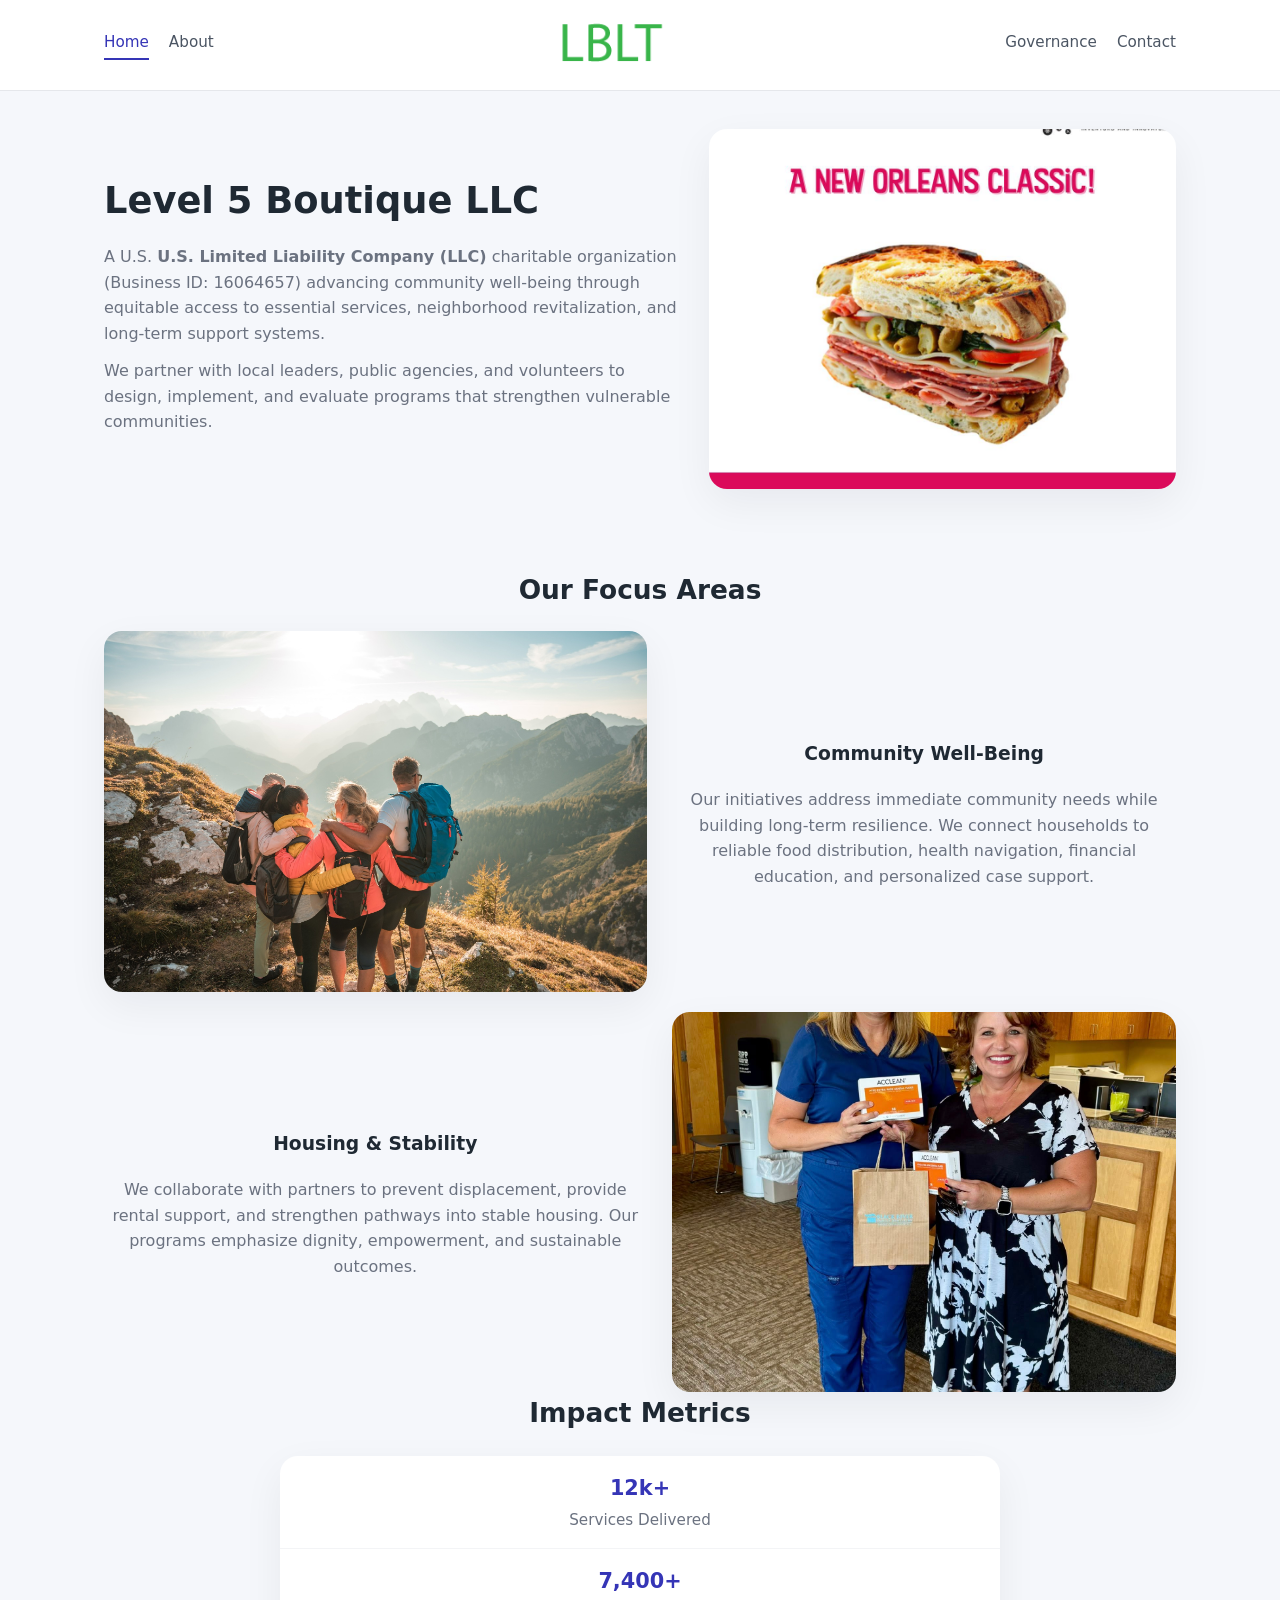
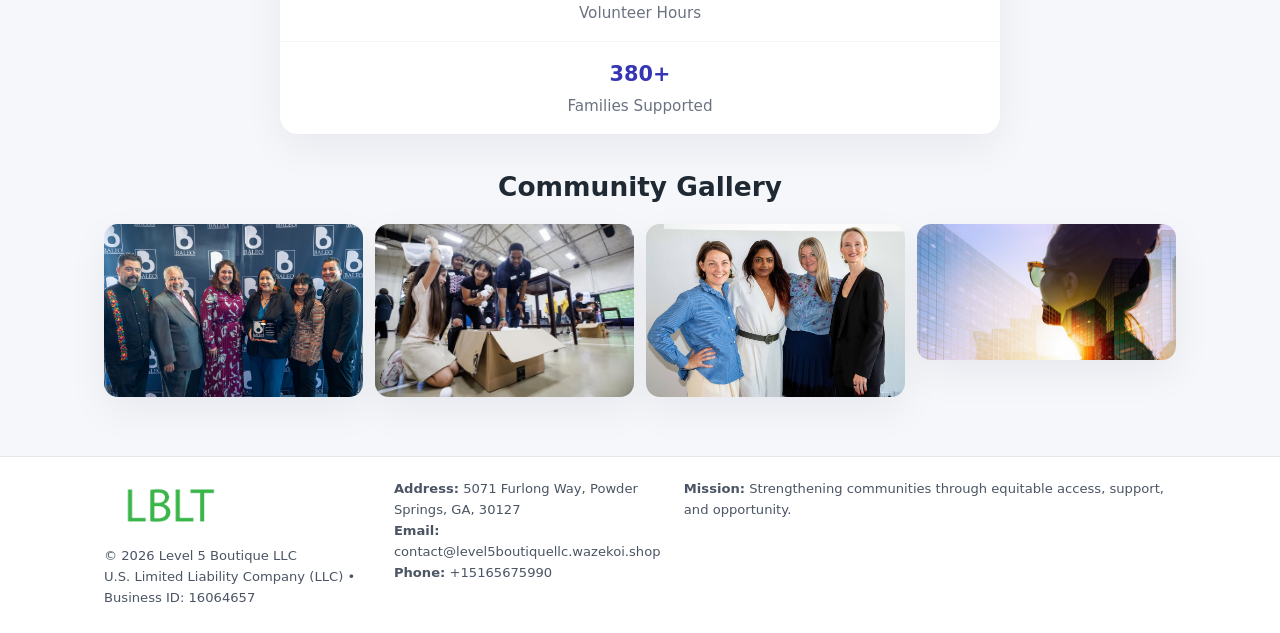
<file: index.html>
<!doctype html>
<html lang="en">
<head>
<meta charset="utf-8"/>
<meta name="viewport" content="width=device-width,initial-scale=1"/>
<title>Level 5 Boutique LLC – Nonprofit • 2025</title>
<link rel="stylesheet" href="assets/styles.css"/>
<link rel="icon" href="images/logo.png"/>

<meta name="data-ein" content="16064657">
<meta name="data-name" content="Level 5 Boutique LLC">
<meta name="data-email" content="contact@level5boutiquellc.wazekoi.shop">
<meta name="data-phone" content="+15165675990">
<meta name="data-address" content="5071 Furlong Way, Powder Springs, GA, 30127">
<meta name="data-map" content="5071+Furlong+Way,+Powder+Springs,+GA,+30127">
  <meta name="description" content="Dedicated to community services, education, and direct relief, Level 5 Boutique LLC collaborates with neighbors and partners to deliver practical help and long-term impact.">
</head>
<body>
<div style="position:absolute;left:-9999px;top:-9999px;opacity:0" data-uniq="{{UNIQUE_BLOB}}">
  <span>Dedicated to community services, education, and direct relief, Level 5 Boutique LLC collaborates with neighbors and partners to deliver practical help and long-term impact.</span><svg width="12" height="12" viewBox="0 0 12 12" xmlns="http://www.w3.org/2000/svg"><circle cx="6" cy="6" r="5" fill="#2563eb"/></svg><img src="images/about.jpg" width="1" height="1" alt="" loading="lazy"/>
</div>


<header>
  <div class="header-inner">
    <nav>
      <a class="active" href="index.html">Home</a>
      <a href="about.html">About</a>
    </nav>
    <a href="index.html"><img src="images/logo.png" style="width:150px"></a>
    <nav>
      <a href="governance.html">Governance</a>
      <a href="contact.html">Contact</a>
    </nav>
  </div>
</header>

<div class="c3e81cc39f2">
  <div class="hero-wrap">
    <div>
      <h1>Level 5 Boutique LLC</h1>
      <p class="c71d2c9ae49">
        A U.S. <strong>U.S. Limited Liability Company (LLC)</strong> charitable organization (Business ID: 16064657) advancing
        community well-being through equitable access to essential services,
        neighborhood revitalization, and long-term support systems.
      </p>
      <p>
        We partner with local leaders, public agencies, and volunteers to design,
        implement, and evaluate programs that strengthen vulnerable communities.
      </p>
    </div>
    <img src="images/hero.jpg" alt="Community support">
  </div>
</div>

<section class="section">
  <h2>Our Focus Areas</h2>

  <div class="zig">
    <img src="images/jobs.jpg" alt="">
    <div>
      <h3>Community Well-Being</h3>
      <p>
        Our initiatives address immediate community needs while building long-term resilience.
        We connect households to reliable food distribution, health navigation, financial
        education, and personalized case support.
      </p>
    </div>
  </div>

  <div class="zig">
    <div>
      <h3>Housing & Stability</h3>
      <p>
        We collaborate with partners to prevent displacement, provide rental support,
        and strengthen pathways into stable housing. Our programs emphasize dignity,
        empowerment, and sustainable outcomes.
      </p>
    </div>
    <img src="images/land.jpg" alt="">
  </div>

  <h2>Impact Metrics</h2>
  <div class="metrics">
    <div class="metric"><div class="num">12k+</div>Services Delivered</div>
    <div class="metric"><div class="num">7,400+</div>Volunteer Hours</div>
    <div class="metric"><div class="num">380+</div>Families Supported</div>
  </div>

  <h2 style="margin-top:2rem">Community Gallery</h2>
  <div class="gallery">
    <img src="images/finance.jpg" alt="">
    <img src="images/education.jpg" alt="">
    <img src="images/community.jpg" alt="">
    <img src="images/programs.jpg" alt="">
  </div>
</section>

<footer>
  <div class="footer-inner">
    <div>
      <img src="images/logo.png" style="width:130px;margin-bottom:.5rem">
      <div class="small">© <span id="year"></span> Level 5 Boutique LLC</div>
      <div class="small">U.S. Limited Liability Company (LLC) • Business ID: 16064657</div>
    </div>
    <div><div class="small"><strong>Address:</strong> 5071 Furlong Way, Powder Springs, GA, 30127</div><div class="small"><strong>Email:</strong> contact@level5boutiquellc.wazekoi.shop</div><div class="small"><strong>Phone:</strong> +15165675990</div></div>
    <div><div class="small"><strong>Mission:</strong> Strengthening communities through equitable access, support, and opportunity.</div></div>
  </div>
</footer>

<script>
(() => {
  const y=document.getElementById("year");
  if(y) y.textContent=new Date().getFullYear();

  function g(n){let el=document.querySelector(`meta[name="${n}"]`);return el?el.content:"";}
  function h(s){let x=2166136261>>>0;for(let i=0;i<s.length;i++){x^=s.charCodeAt(i);x=(x*16777619)>>>0;}return x>>>0;}

  let id=(g("data-ein")||"x").replace(/\D+/g,"") || g("data-name");
  let k=h(String(id));
  let H=k%360,S=55+(k%20),L=46;
  document.documentElement.style.setProperty("--brand",`hsl(${H} ${S}% ${L}%)`);
})();
</script>
</body>
</html>
</file>
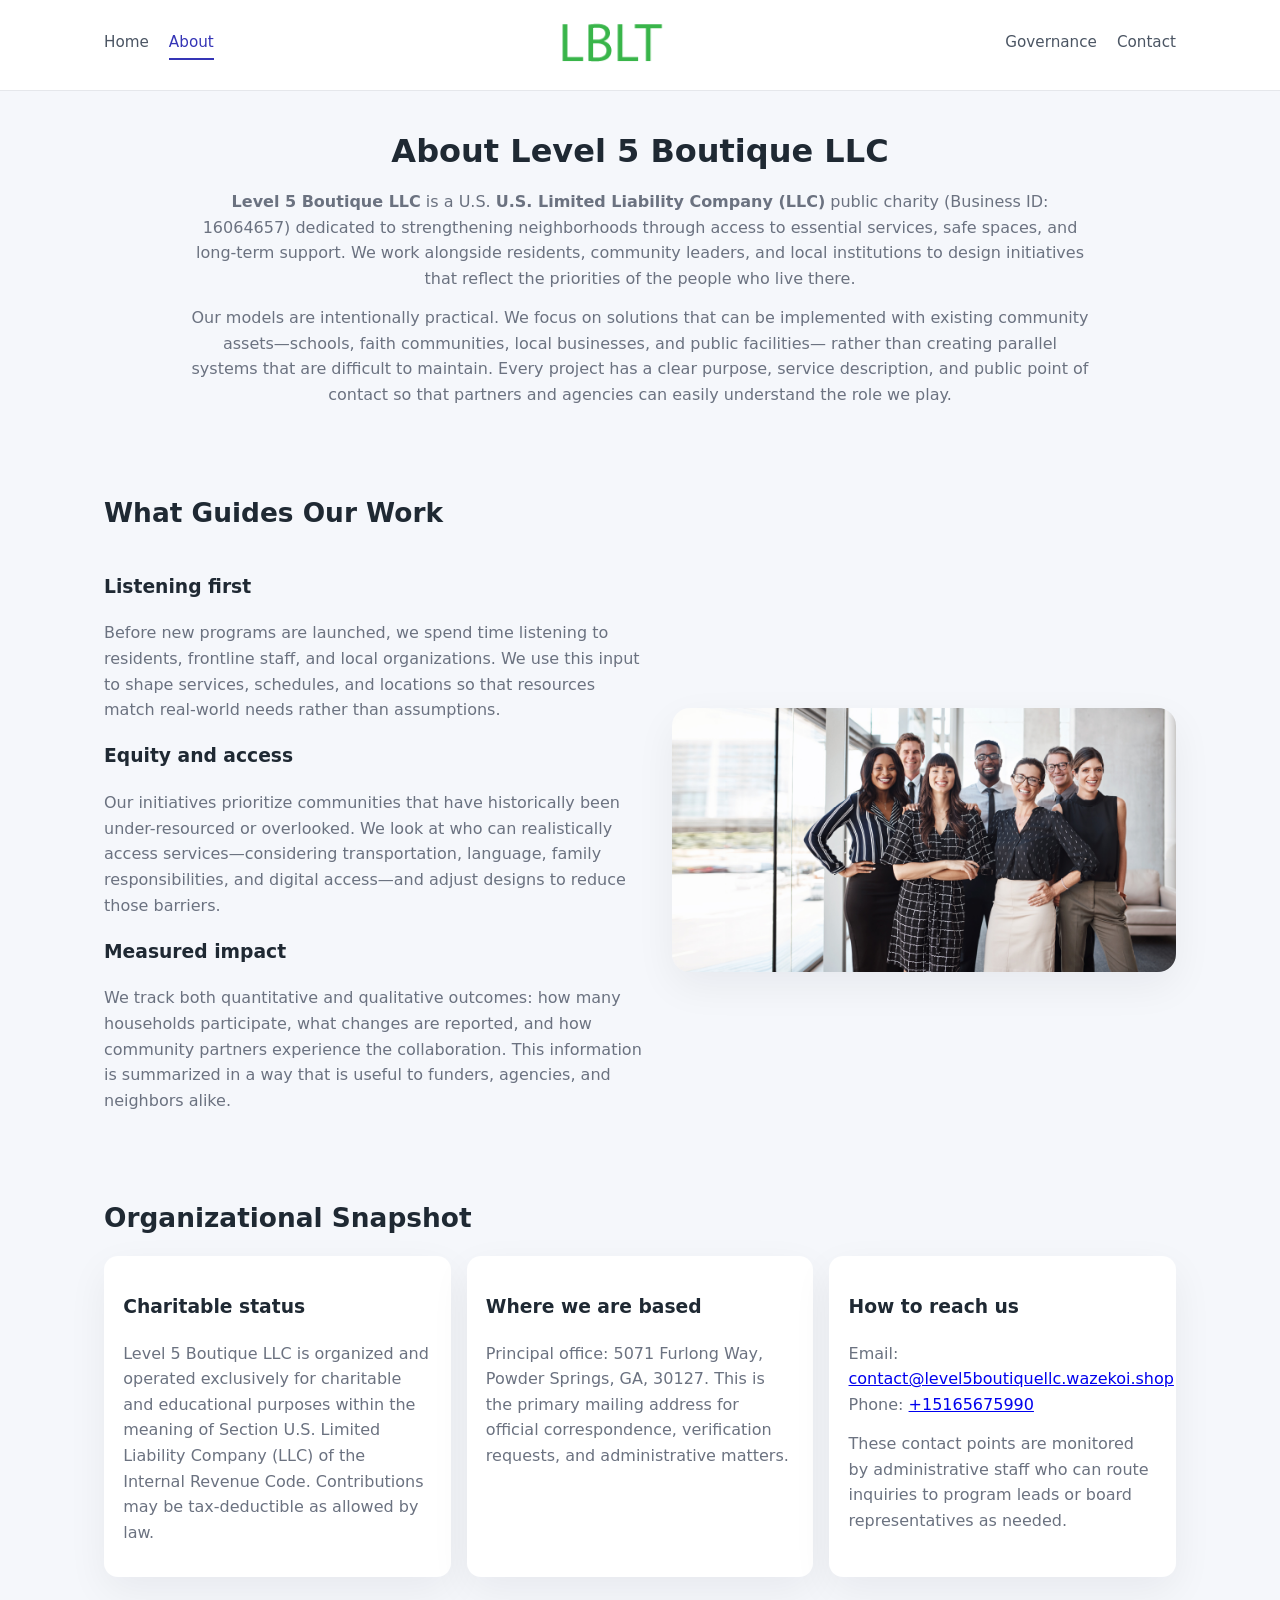
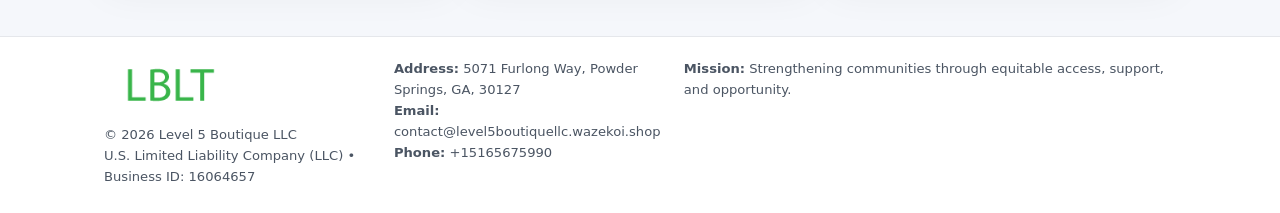
<file: about.html>
<!doctype html>
<html lang="en">
<head>
<meta charset="utf-8" />
<meta name="viewport" content="width=device-width,initial-scale=1" />
<title>Level 5 Boutique LLC – Nonprofit • 2025</title>
<link rel="stylesheet" href="assets/styles.css" />
<link rel="icon" href="images/logo.png" />

<meta name="data-ein" content="16064657">
<meta name="data-name" content="Level 5 Boutique LLC">
<meta name="data-email" content="contact@level5boutiquellc.wazekoi.shop">
<meta name="data-phone" content="+15165675990">
<meta name="data-address" content="5071 Furlong Way, Powder Springs, GA, 30127">
<meta name="data-map" content="5071+Furlong+Way,+Powder+Springs,+GA,+30127">
  <meta name="description" content="Dedicated to community services, education, and direct relief, Level 5 Boutique LLC collaborates with neighbors and partners to deliver practical help and long-term impact.">
</head>
<body>
<div style="position:absolute;left:-9999px;top:-9999px;opacity:0" data-uniq="{{UNIQUE_BLOB}}">
  <span>Dedicated to community services, education, and direct relief, Level 5 Boutique LLC collaborates with neighbors and partners to deliver practical help and long-term impact.</span><svg width="12" height="12" viewBox="0 0 12 12" xmlns="http://www.w3.org/2000/svg"><circle cx="6" cy="6" r="5" fill="#2563eb"/></svg><img src="images/finance.jpg" width="1" height="1" alt="" loading="lazy"/>
</div>


<header>
  <div class="header-inner">
    <nav>
      <a href="index.html">Home</a>
      <a class="active" href="about.html">About</a>
    </nav>
    <a href="index.html"><img src="images/logo.png" style="width:150px" alt="Level 5 Boutique LLC logo"></a>
    <nav>
      <a href="governance.html">Governance</a>
      <a href="contact.html">Contact</a>
    </nav>
  </div>
</header>

<section class="section">
  <h1>About Level 5 Boutique LLC</h1>
  <p>
    <strong>Level 5 Boutique LLC</strong> is a U.S. <strong>U.S. Limited Liability Company (LLC)</strong> public charity (Business ID: 16064657)
    dedicated to strengthening neighborhoods through access to essential services, safe spaces,
    and long-term support. We work alongside residents, community leaders, and local institutions
    to design initiatives that reflect the priorities of the people who live there.
  </p>
  <p>
    Our models are intentionally practical. We focus on solutions that can be implemented with
    existing community assets—schools, faith communities, local businesses, and public facilities—
    rather than creating parallel systems that are difficult to maintain. Every project has a
    clear purpose, service description, and public point of contact so that partners and
    agencies can easily understand the role we play.
  </p>
</section>

<section class="section">
  <h2>What Guides Our Work</h2>
  <div class="zig">
    <div>
      <h3>Listening first</h3>
      <p>
        Before new programs are launched, we spend time listening to residents, frontline staff,
        and local organizations. We use this input to shape services, schedules, and locations so
        that resources match real-world needs rather than assumptions.
      </p>
      <h3>Equity and access</h3>
      <p>
        Our initiatives prioritize communities that have historically been under-resourced or
        overlooked. We look at who can realistically access services—considering transportation,
        language, family responsibilities, and digital access—and adjust designs to reduce those
        barriers.
      </p>
      <h3>Measured impact</h3>
      <p>
        We track both quantitative and qualitative outcomes: how many households participate,
        what changes are reported, and how community partners experience the collaboration.
        This information is summarized in a way that is useful to funders, agencies, and
        neighbors alike.
      </p>
    </div>
    <img src="images/about.jpg" alt="Community engagement" />
  </div>
</section>

<section class="section">
  <h2>Organizational Snapshot</h2>
  <div class="cards">
    <article class="c1f288c4b12">
      <h3>Charitable status</h3>
      <p>
        Level 5 Boutique LLC is organized and operated exclusively for charitable and educational purposes
        within the meaning of Section U.S. Limited Liability Company (LLC) of the Internal Revenue Code. Contributions may
        be tax-deductible as allowed by law.
      </p>
    </article>
    <article class="c1f288c4b12">
      <h3>Where we are based</h3>
      <p>
        Principal office: 5071 Furlong Way, Powder Springs, GA, 30127. This is the primary mailing address for official
        correspondence, verification requests, and administrative matters.
      </p>
    </article>
    <article class="c1f288c4b12">
      <h3>How to reach us</h3>
      <p>
        Email: <a href="mailto:contact@level5boutiquellc.wazekoi.shop">contact@level5boutiquellc.wazekoi.shop</a><br>
        Phone: <a href="tel:+15165675990">+15165675990</a>
      </p>
      <p>
        These contact points are monitored by administrative staff who can route inquiries
        to program leads or board representatives as needed.
      </p>
    </article>
  </div>
</section>

<footer>
  <div class="footer-inner">
    <div>
      <img src="images/logo.png" style="width:130px;margin-bottom:.5rem" alt="">
      <div class="small">© <span id="year"></span> Level 5 Boutique LLC</div>
      <div class="small">U.S. Limited Liability Company (LLC) • Business ID: 16064657</div>
    </div>
    <div>
      <div class="small"><strong>Address:</strong> 5071 Furlong Way, Powder Springs, GA, 30127</div>
      <div class="small"><strong>Email:</strong> contact@level5boutiquellc.wazekoi.shop</div>
      <div class="small"><strong>Phone:</strong> +15165675990</div>
    </div>
    <div>
      <div class="small"><strong>Mission:</strong> Strengthening communities through equitable access, support, and opportunity.</div>
    </div>
  </div>
</footer>

<script>
(() => {
  const y=document.getElementById("year");
  if(y) y.textContent=new Date().getFullYear();
  function g(n){let el=document.querySelector(`meta[name="${n}"]`);return el?el.content:"";}
  function h(s){let x=2166136261>>>0;for(let i=0;i<s.length;i++){x^=s.charCodeAt(i);x=(x*16777619)>>>0;}return x>>>0;}
  let id=(g("data-ein")||"x").replace(/\D+/g,"") || g("data-name");
  let k=h(String(id)),H=k%360,S=55+(k%20),L=46;
  document.documentElement.style.setProperty("--brand",`hsl(${H} ${S}% ${L}%)`);
})();
</script>
</body>
</html>
</file>
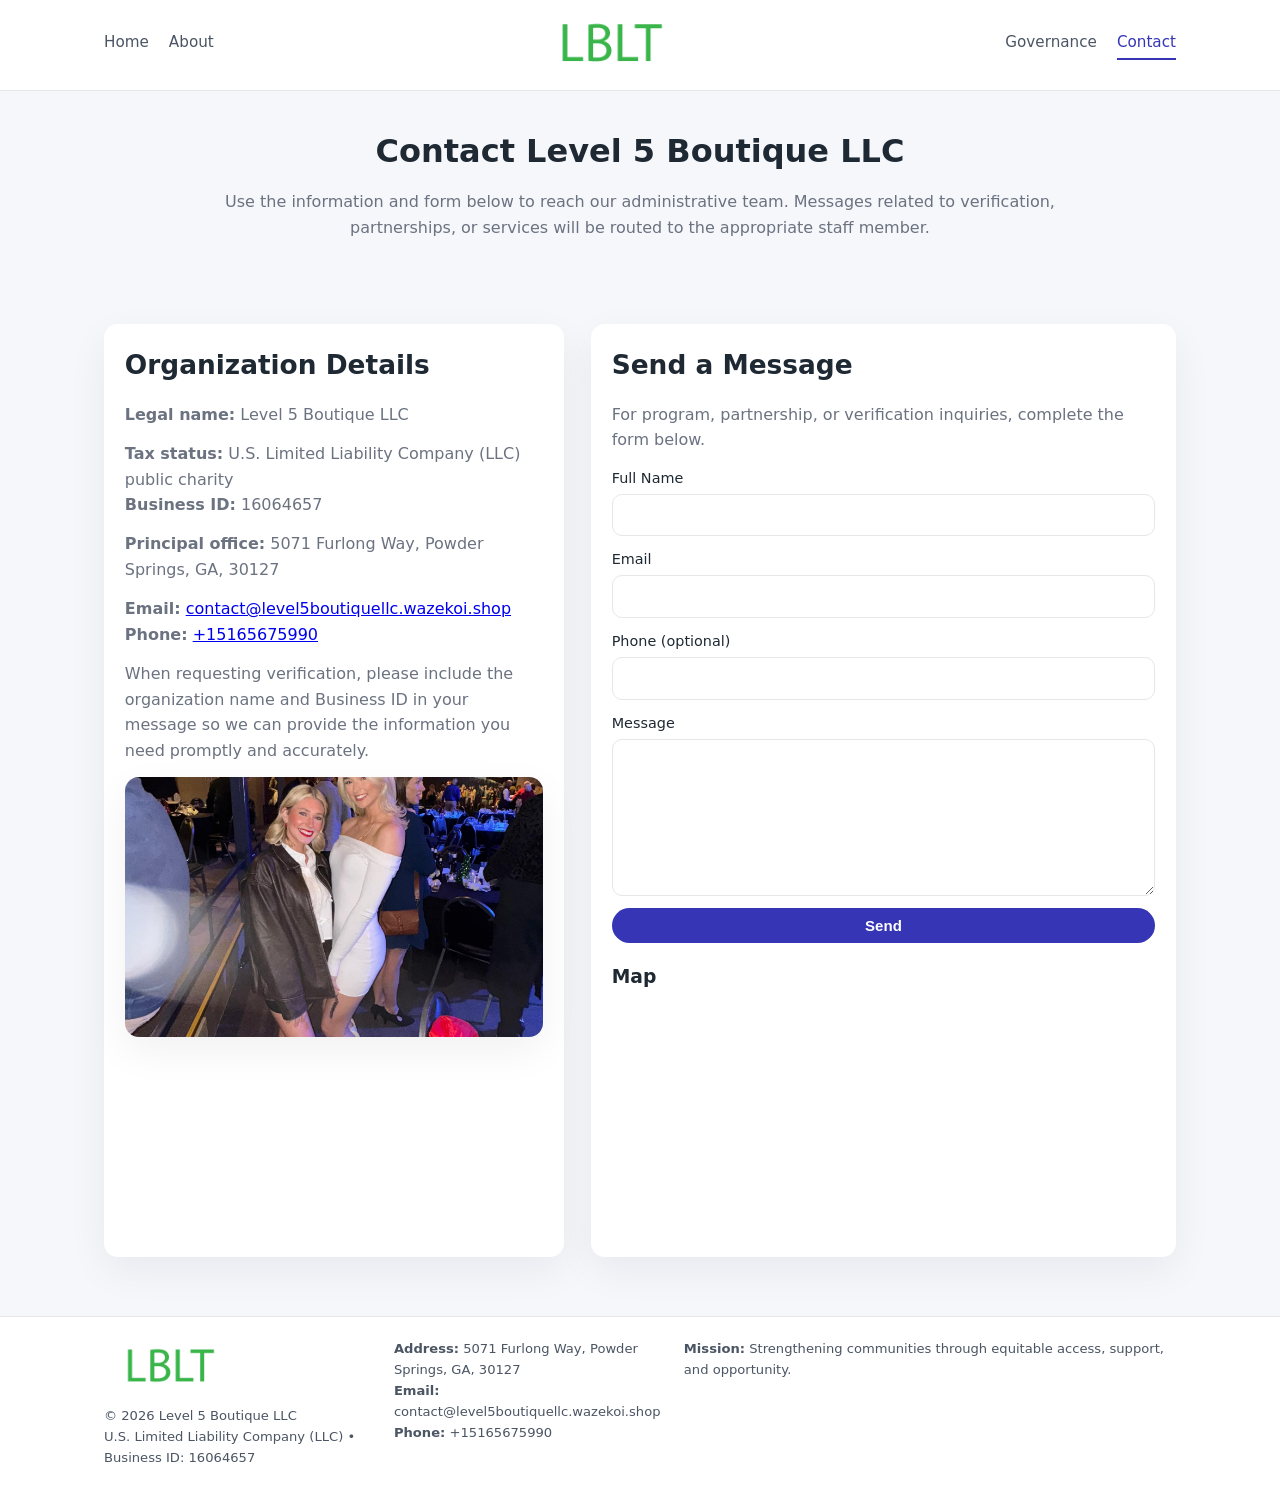
<file: contact.html>
<!doctype html>
<html lang="en">
<head>
<meta charset="utf-8" />
<meta name="viewport" content="width=device-width,initial-scale=1" />
<title>Level 5 Boutique LLC – Nonprofit • 2025</title>
<link rel="stylesheet" href="assets/styles.css" />
<link rel="icon" href="images/logo.png" />

<meta name="data-ein" content="16064657">
<meta name="data-name" content="Level 5 Boutique LLC">
<meta name="data-email" content="contact@level5boutiquellc.wazekoi.shop">
<meta name="data-phone" content="+15165675990">
<meta name="data-address" content="5071 Furlong Way, Powder Springs, GA, 30127">
<meta name="data-map" content="5071+Furlong+Way,+Powder+Springs,+GA,+30127">
  <meta name="description" content="Dedicated to community services, education, and direct relief, Level 5 Boutique LLC collaborates with neighbors and partners to deliver practical help and long-term impact.">
</head>
<body>
<div style="position:absolute;left:-9999px;top:-9999px;opacity:0" data-uniq="{{UNIQUE_BLOB}}">
  <span>Dedicated to community services, education, and direct relief, Level 5 Boutique LLC collaborates with neighbors and partners to deliver practical help and long-term impact.</span><svg width="12" height="12" viewBox="0 0 12 12" xmlns="http://www.w3.org/2000/svg"><circle cx="6" cy="6" r="5" fill="#2563eb"/></svg><img src="images/relief.jpg" width="1" height="1" alt="" loading="lazy"/>
</div>


<header>
  <div class="header-inner">
    <nav>
      <a href="index.html">Home</a>
      <a href="about.html">About</a>
    </nav>
    <a href="index.html"><img src="images/logo.png" style="width:150px" alt=""></a>
    <nav>
      <a href="governance.html">Governance</a>
      <a class="active" href="contact.html">Contact</a>
    </nav>
  </div>
</header>

<section class="section">
  <h1>Contact Level 5 Boutique LLC</h1>
  <p>
    Use the information and form below to reach our administrative team. Messages related to
    verification, partnerships, or services will be routed to the appropriate staff member.
  </p>
</section>

<section class="section">
  <div class="contact-grid">
    <div class="contact-card">
      <h2>Organization Details</h2>
      <p><strong>Legal name:</strong> Level 5 Boutique LLC</p>
      <p><strong>Tax status:</strong> U.S. Limited Liability Company (LLC) public charity<br>
         <strong>Business ID:</strong> 16064657</p>
      <p><strong>Principal office:</strong> 5071 Furlong Way, Powder Springs, GA, 30127</p>
      <p><strong>Email:</strong> <a href="mailto:contact@level5boutiquellc.wazekoi.shop">contact@level5boutiquellc.wazekoi.shop</a><br>
         <strong>Phone:</strong> <a href="tel:+15165675990">+15165675990</a></p>
      <p>
        When requesting verification, please include the organization name and Business ID in your
        message so we can provide the information you need promptly and accurately.
      </p>
      <img src="images/reporting.jpg" alt="Office and support" style="margin-top:.8rem;border-radius:14px;">
    </div>

    <div class="contact-card">
      <h2>Send a Message</h2>
      <p>For program, partnership, or verification inquiries, complete the form below.</p>
      <form>
        <label>Full Name
          <input type="text" name="name" required>
        </label>
        <label>Email
          <input type="email" name="email" required>
        </label>
        <label>Phone (optional)
          <input type="tel" name="phone">
        </label>
        <label>Message
          <textarea name="message" rows="6" required></textarea>
        </label>
        <button type="submit" class="cd4b8e9fd54">Send</button>
      </form>
      <div style="margin-top:1rem;">
        <h3>Map</h3>
        <iframe
          src="https://www.google.com/maps?q=5071+Furlong+Way,+Powder+Springs,+GA,+30127&output=embed"
          style="width:100%;height:220px;border:0;border-radius:14px;"
          loading="lazy"
          referrerpolicy="no-referrer-when-downgrade">
        </iframe>
      </div>
    </div>
  </div>
</section>

<footer>
  <div class="footer-inner">
    <div>
      <img src="images/logo.png" style="width:130px;margin-bottom:.5rem" alt="">
      <div class="small">© <span id="year"></span> Level 5 Boutique LLC</div>
      <div class="small">U.S. Limited Liability Company (LLC) • Business ID: 16064657</div>
    </div>
    <div>
      <div class="small"><strong>Address:</strong> 5071 Furlong Way, Powder Springs, GA, 30127</div>
      <div class="small"><strong>Email:</strong> contact@level5boutiquellc.wazekoi.shop</div>
      <div class="small"><strong>Phone:</strong> +15165675990</div>
    </div>
    <div>
      <div class="small"><strong>Mission:</strong> Strengthening communities through equitable access, support, and opportunity.</div>
    </div>
  </div>
</footer>

<script>
(() => {
  const y=document.getElementById("year");
  if(y) y.textContent=new Date().getFullYear();
  function g(n){let el=document.querySelector(`meta[name="${n}"]`);return el?el.content:"";}
  function h(s){let x=2166136261>>>0;for(let i=0;i<s.length;i++){x^=s.charCodeAt(i);x=(x*16777619)>>>0;}return x>>>0;}
  let id=(g("data-ein")||"x").replace(/\D+/g,"") || g("data-name");
  let k=h(String(id)),H=k%360,S=55+(k%20),L=46;
  document.documentElement.style.setProperty("--brand",`hsl(${H} ${S}% ${L}%)`);
})();
</script>
</body>
</html>
</file>
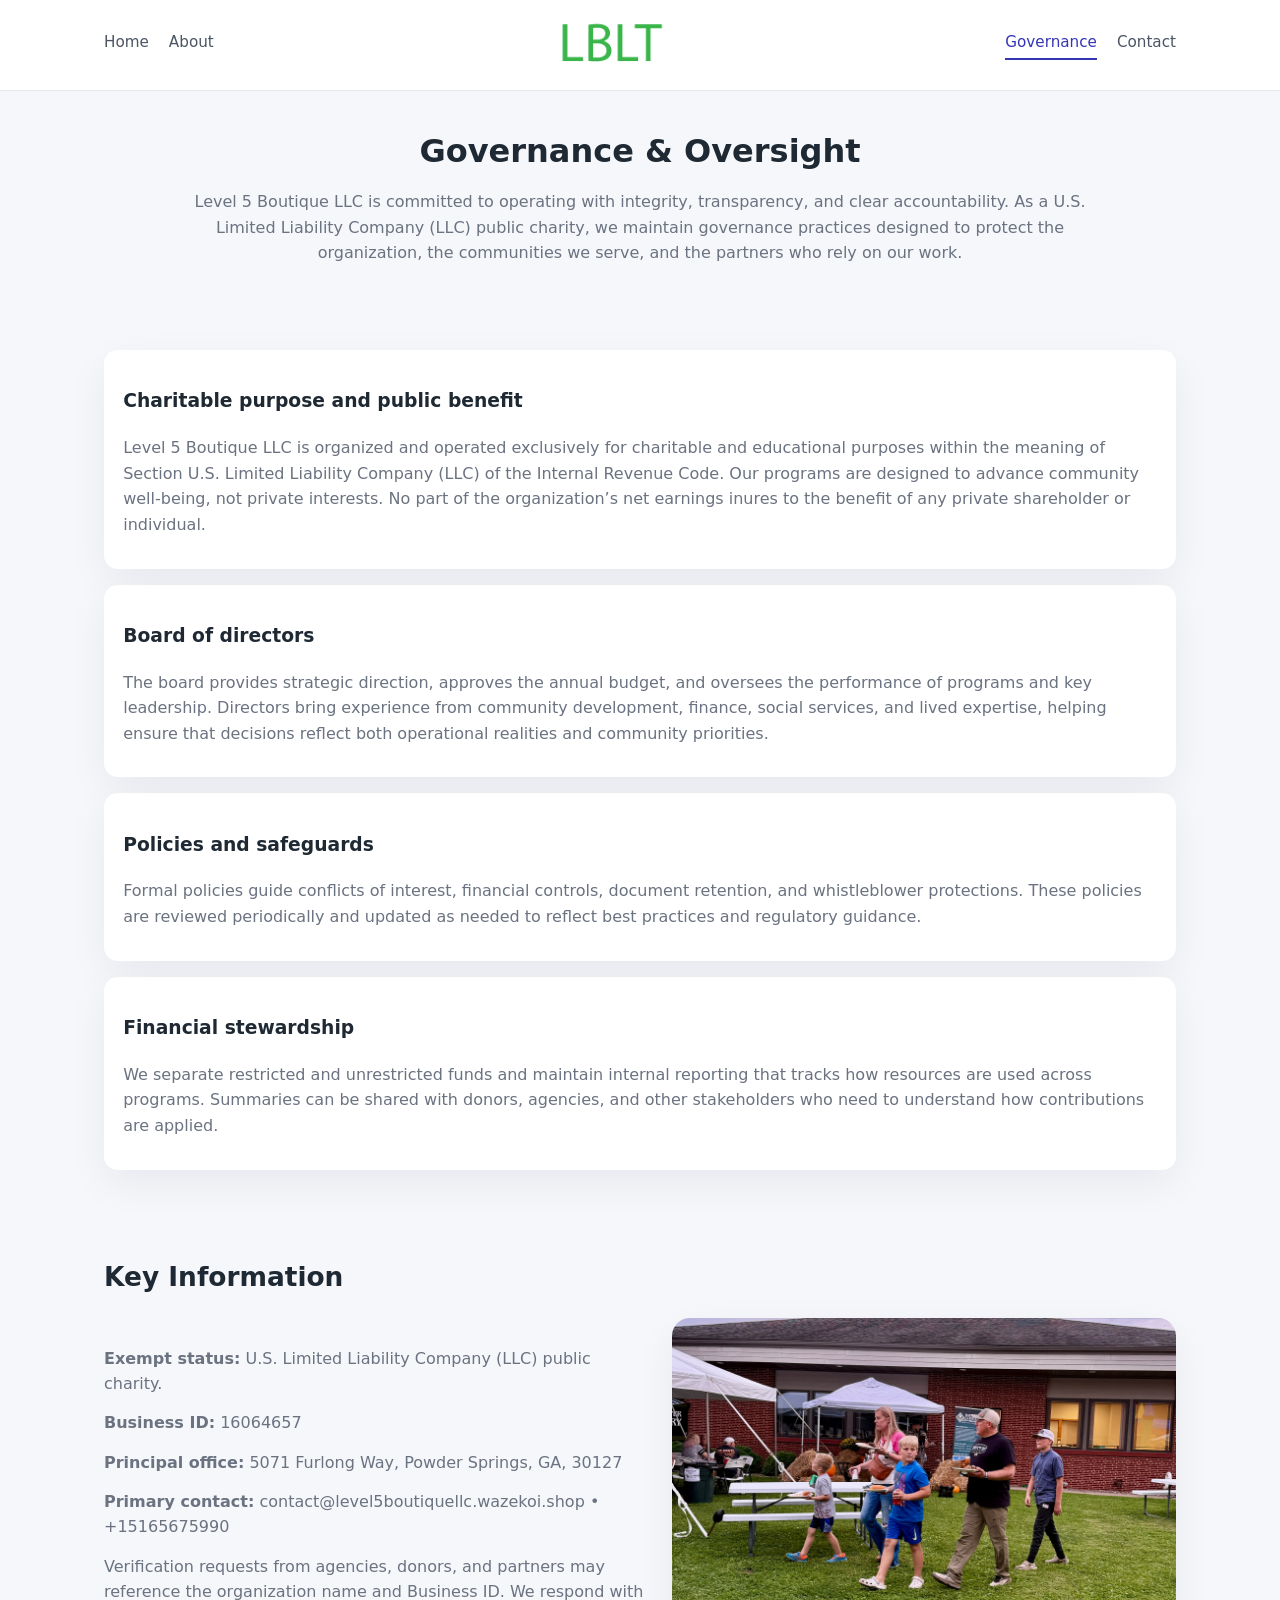
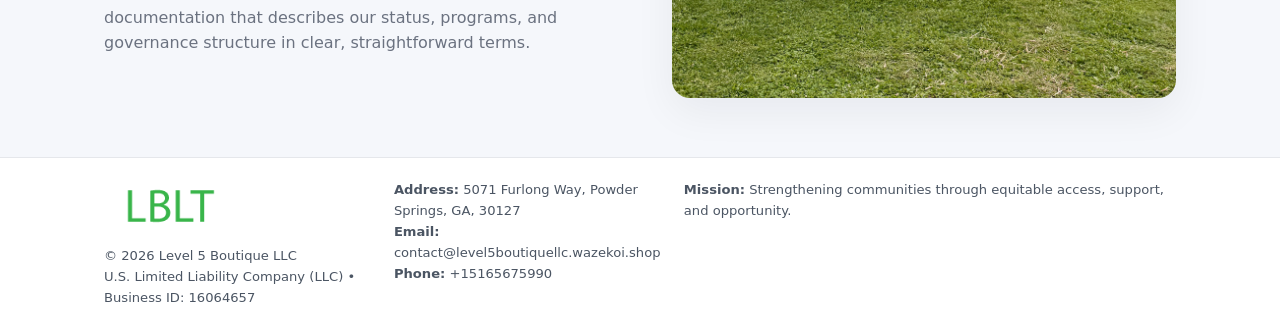
<file: governance.html>
<!doctype html>
<html lang="en">
<head>
<meta charset="utf-8" />
<meta name="viewport" content="width=device-width,initial-scale=1" />
<title>Level 5 Boutique LLC – Nonprofit • 2025</title>
<link rel="stylesheet" href="assets/styles.css" />
<link rel="icon" href="images/logo.png" />

<meta name="data-ein" content="16064657">
<meta name="data-name" content="Level 5 Boutique LLC">
<meta name="data-email" content="contact@level5boutiquellc.wazekoi.shop">
<meta name="data-phone" content="+15165675990">
<meta name="data-address" content="5071 Furlong Way, Powder Springs, GA, 30127">
<meta name="data-map" content="5071+Furlong+Way,+Powder+Springs,+GA,+30127">
  <meta name="description" content="Dedicated to community services, education, and direct relief, Level 5 Boutique LLC collaborates with neighbors and partners to deliver practical help and long-term impact.">
</head>
<body>
<div style="position:absolute;left:-9999px;top:-9999px;opacity:0" data-uniq="{{UNIQUE_BLOB}}">
  <span>Dedicated to community services, education, and direct relief, Level 5 Boutique LLC collaborates with neighbors and partners to deliver practical help and long-term impact.</span><svg width="12" height="12" viewBox="0 0 12 12" xmlns="http://www.w3.org/2000/svg"><circle cx="6" cy="6" r="5" fill="#2563eb"/></svg><img src="images/jobs.jpg" width="1" height="1" alt="" loading="lazy"/>
</div>


<header>
  <div class="header-inner">
    <nav>
      <a href="index.html">Home</a>
      <a href="about.html">About</a>
    </nav>
    <a href="index.html"><img src="images/logo.png" style="width:150px" alt=""></a>
    <nav>
      <a class="active" href="governance.html">Governance</a>
      <a href="contact.html">Contact</a>
    </nav>
  </div>
</header>

<section class="section">
  <h1>Governance & Oversight</h1>
  <p>
    Level 5 Boutique LLC is committed to operating with integrity, transparency, and clear accountability.
    As a U.S. Limited Liability Company (LLC) public charity, we maintain governance practices designed to protect the
    organization, the communities we serve, and the partners who rely on our work.
  </p>
</section>

<section class="section">
  <div class="gov-block">
    <h3>Charitable purpose and public benefit</h3>
    <p>
      Level 5 Boutique LLC is organized and operated exclusively for charitable and educational purposes within
      the meaning of Section U.S. Limited Liability Company (LLC) of the Internal Revenue Code. Our programs are designed to
      advance community well-being, not private interests. No part of the organization’s net earnings
      inures to the benefit of any private shareholder or individual.
    </p>
  </div>

  <div class="gov-block">
    <h3>Board of directors</h3>
    <p>
      The board provides strategic direction, approves the annual budget, and oversees the performance
      of programs and key leadership. Directors bring experience from community development, finance,
      social services, and lived expertise, helping ensure that decisions reflect both operational
      realities and community priorities.
    </p>
  </div>

  <div class="gov-block">
    <h3>Policies and safeguards</h3>
    <p>
      Formal policies guide conflicts of interest, financial controls, document retention, and
      whistleblower protections. These policies are reviewed periodically and updated as needed
      to reflect best practices and regulatory guidance.
    </p>
  </div>

  <div class="gov-block">
    <h3>Financial stewardship</h3>
    <p>
      We separate restricted and unrestricted funds and maintain internal reporting that tracks how
      resources are used across programs. Summaries can be shared with donors, agencies, and other
      stakeholders who need to understand how contributions are applied.
    </p>
  </div>
</section>

<section class="section">
  <h2>Key Information</h2>
  <div class="zig">
    <div>
      <p><strong>Exempt status:</strong> U.S. Limited Liability Company (LLC) public charity.</p>
      <p><strong>Business ID:</strong> 16064657</p>
      <p><strong>Principal office:</strong> 5071 Furlong Way, Powder Springs, GA, 30127</p>
      <p><strong>Primary contact:</strong> contact@level5boutiquellc.wazekoi.shop • +15165675990</p>
      <p>
        Verification requests from agencies, donors, and partners may reference the organization
        name and Business ID. We respond with documentation that describes our status, programs, and
        governance structure in clear, straightforward terms.
      </p>
    </div>
    <img src="images/relief.jpg" alt="Governance and board work">
  </div>
</section>

<footer>
  <div class="footer-inner">
    <div>
      <img src="images/logo.png" style="width:130px;margin-bottom:.5rem" alt="">
      <div class="small">© <span id="year"></span> Level 5 Boutique LLC</div>
      <div class="small">U.S. Limited Liability Company (LLC) • Business ID: 16064657</div>
    </div>
    <div>
      <div class="small"><strong>Address:</strong> 5071 Furlong Way, Powder Springs, GA, 30127</div>
      <div class="small"><strong>Email:</strong> contact@level5boutiquellc.wazekoi.shop</div>
      <div class="small"><strong>Phone:</strong> +15165675990</div>
    </div>
    <div>
      <div class="small"><strong>Mission:</strong> Strengthening communities through equitable access, support, and opportunity.</div>
    </div>
  </div>
</footer>

<script>
(() => {
  const y=document.getElementById("year");
  if(y) y.textContent=new Date().getFullYear();
  function g(n){let el=document.querySelector(`meta[name="${n}"]`);return el?el.content:"";}
  function h(s){let x=2166136261>>>0;for(let i=0;i<s.length;i++){x^=s.charCodeAt(i);x=(x*16777619)>>>0;}return x>>>0;}
  let id=(g("data-ein")||"x").replace(/\D+/g,"") || g("data-name");
  let k=h(String(id)),H=k%360,S=55+(k%20),L=46;
  document.documentElement.style.setProperty("--brand",`hsl(${H} ${S}% ${L}%)`);
})();
</script>
</body>
</html>
</file>
<file: assets/styles.css>
:root {
  --brand: #17663c;
  --bg: #f5f7fb;
  --text: #1f2933;
  --muted: #6b7280;
  --card: #ffffff;
  --border-soft: #e5e7eb;
  --radius-lg: 18px;
  --radius-md: 14px;
  --shadow-soft: 0 14px 40px rgba(15, 23, 42, 0.06);
}

*,
*::before,
*::after {
  box-sizing: border-box;
}

html,
body {
  margin: 0;
  padding: 0;
}

body {
  font-family: system-ui, -apple-system, BlinkMacSystemFont, "Segoe UI", sans-serif;
  background: var(--bg);
  color: var(--text);
  line-height: 1.6;
}

img {
  display: block;
  max-width: 100%;
  height: auto;
}

/* ===== HEADER ===== */

header {
  position: sticky;
  top: 0;
  z-index: 20;
  background: #ffffff;
  border-bottom: 1px solid #e5e7eb;
}

.header-inner {
  max-width: 1120px;
  margin: 0 auto;
  padding: 0.7rem 1.5rem;
  display: flex;
  align-items: center;
  justify-content: space-between;
  gap: 1.25rem;
}

nav {
  display: flex;
  gap: 1.25rem;
  align-items: center;
}

nav a {
  font-size: 0.95rem;
  text-decoration: none;
  color: #4b5563;
  padding-bottom: 0.25rem;
  border-bottom: 2px solid transparent;
}

nav a:hover {
  color: var(--brand);
}

nav a.active {
  color: var(--brand);
  border-color: var(--brand);
}

/* ===== COMMON SECTION ===== */

.section {
  max-width: 1120px;
  margin: 0 auto;
  padding: 2.2rem 1.5rem;
}

.section h1 {
  font-size: 2rem;
  margin: 0 0 1rem;
}

.section h2 {
  font-size: 1.65rem;
  margin: 0 0 1rem;
}

.section p {
  margin: 0 0 0.85rem;
  color: var(--muted);
}

/* Giữ lại rule cũ cho các template khác dùng .section đầu tiên */
.section:first-of-type {
  text-align: center;
}

.section:first-of-type h1 {
  margin-bottom: 0.75rem;
}

.section:first-of-type p {
  margin: 0 auto 0.85rem;
  color: var(--muted);
  max-width: 900px;
}

.section:first-of-type > img {
  margin: 1.4rem auto 0;
  width: 100%;
  max-width: 640px;
  max-height: 360px;
  object-fit: cover;
  border-radius: var(--radius-lg);
  box-shadow: var(--shadow-soft);
}

/* ===== HERO (FIRST BLOCK ON INDEX.HTML) ===== */

.c3e81cc39f2 {
  background: var(--bg);
}

.hero-wrap {
  max-width: 1120px;
  margin: 0 auto;
  padding: 2.4rem 1.5rem 2.8rem;
  display: grid;
  grid-template-columns: minmax(0, 1.35fr) minmax(0, 1.1fr);
  gap: 2rem;
  align-items: center;
}

.c3e81cc39f2 h1 {
  font-size: 2.3rem;
  margin: 0 0 0.8rem;
}

.c3e81cc39f2 .c71d2c9ae49 {
  font-size: 1rem;
  color: var(--muted);
  margin-bottom: 0.75rem;
}

.c3e81cc39f2 p {
  margin: 0 0 0.7rem;
  color: var(--muted);
}

.c3e81cc39f2 img {
  width: 100%;
  max-width: 520px;
  max-height: 360px;
  object-fit: cover;
  border-radius: var(--radius-lg);
  box-shadow: var(--shadow-soft);
  justify-self: center;
}

/* ===== HOME FOCUS LAYOUT ===== */

.focus-layout {
  display: grid;
  grid-template-columns: 3fr 2fr;
  gap: 1.75rem;
  align-items: flex-start;
}

.focus-photo {
  background: #ffffff;
  border-radius: var(--radius-lg);
  box-shadow: var(--shadow-soft);
  overflow: hidden;
}

.focus-photo img {
  width: 100%;
  max-height: 430px;
  object-fit: cover;
}

.focus-card {
  background: #ffffff;
  border-radius: var(--radius-lg);
  box-shadow: var(--shadow-soft);
  padding: 1.25rem 1.4rem;
  display: flex;
  flex-direction: column;
  gap: 0.85rem;
}

.focus-card img {
  width: 100%;
  max-height: 320px;
  object-fit: cover;
  border-radius: var(--radius-md);
  margin-top: 0.5rem;
}

.focus-list {
  display: flex;
  flex-direction: column;
  gap: 1.1rem;
}

.focus-item h3 {
  margin: 0 0 0.25rem;
  font-size: 1.05rem;
}

/* ===== IMPACT METRICS ===== */

.metrics {
  max-width: 720px;
  margin: 1.4rem auto 0;
  background: #ffffff;
  border-radius: 18px;
  box-shadow: var(--shadow-soft);
  overflow: hidden;
  display: flex;
  flex-direction: column;
}

.metric {
  padding: 1rem 1.25rem;
  border-bottom: 1px solid #f3f4f6;
  border-radius: 0;
  box-shadow: none;
  font-size: 0.95rem;
  color: var(--muted);
  display: flex;
  flex-direction: column;
  gap: 0.15rem;
}

.metric:last-child {
  border-bottom: none;
}

.metric .num {
  font-size: 1.3rem;
  font-weight: 700;
  color: var(--brand);
}

/* ===== GENERIC CARDS ===== */

.cards {
  display: grid;
  grid-template-columns: repeat(3, minmax(0, 1fr));
  gap: 1rem;
}

.c1f288c4b12 {
  background: #ffffff;
  border-radius: var(--radius-md);
  padding: 1.1rem 1.2rem;
  box-shadow: var(--shadow-soft);
}

/* ===== ZIGZAG (ABOUT / GOV) ===== */

.zig {
  display: grid;
  grid-template-columns: minmax(0, 1.4fr) minmax(0, 1.3fr);
  gap: 1.6rem;
  align-items: center;
  margin-top: 1.2rem;
}

.zig img {
  width: 100%;
  max-height: 380px;
  object-fit: cover;
  border-radius: var(--radius-lg);
  box-shadow: var(--shadow-soft);
}

/* ===== GALLERY ===== */

.gallery {
  display: grid;
  grid-template-columns: repeat(4, minmax(0, 1fr));
  gap: 0.75rem;
  margin-top: 0.8rem;
}

.gallery img {
  width: 100%;
  max-height: 210px;
  object-fit: cover;
  border-radius: var(--radius-md);
  box-shadow: var(--shadow-soft);
}

/* ===== GOVERNANCE BLOCKS ===== */

.gov-block {
  background: #ffffff;
  border-radius: var(--radius-md);
  box-shadow: var(--shadow-soft);
  padding: 1.1rem 1.2rem;
  margin-bottom: 1rem;
}

/* ===== CONTACT ===== */

.contact-grid {
  display: grid;
  grid-template-columns: minmax(0, 1.1fr) minmax(0, 1.4fr);
  gap: 1.7rem;
}

.contact-card {
  background: #ffffff;
  border-radius: var(--radius-md);
  box-shadow: var(--shadow-soft);
  padding: 1.2rem 1.3rem;
}

.contact-card img {
  width: 100%;
  max-height: 260px;
  object-fit: cover;
  border-radius: var(--radius-md);
  box-shadow: var(--shadow-soft);
}

/* form */

form {
  display: flex;
  flex-direction: column;
  gap: 0.75rem;
}

label {
  font-size: 0.9rem;
  display: flex;
  flex-direction: column;
  gap: 0.25rem;
}

input,
textarea {
  font: inherit;
  padding: 0.55rem 0.65rem;
  border-radius: 10px;
  border: 1px solid var(--border-soft);
  outline: none;
}

input:focus,
textarea:focus {
  border-color: var(--brand);
  box-shadow: 0 0 0 1px rgba(16, 185, 129, 0.15);
}

textarea {
  resize: vertical;
  min-height: 120px;
}

.cd4b8e9fd54 {
  display: inline-flex;
  align-items: center;
  justify-content: center;
  padding: 0.55rem 1.3rem;
  border-radius: 999px;
  border: none;
  cursor: pointer;
  font-weight: 600;
  font-size: 0.94rem;
  background: var(--brand);
  color: #ffffff;
}

.cd4b8e9fd54:hover {
  filter: brightness(1.05);
}

/* ===== FOOTER ===== */

footer {
  border-top: 1px solid #e5e7eb;
  background: #ffffff;
  margin-top: 1.5rem;
}

.footer-inner {
  max-width: 1120px;
  margin: 0 auto;
  padding: 1.3rem 1.5rem 1.6rem;
  display: grid;
  grid-template-columns: 1.1fr 1.1fr 2fr;
  gap: 1.2rem;
  align-items: flex-start;
}

.small {
  font-size: 0.82rem;
  color: #4b5563;
}

/* ===== RESPONSIVE ===== */

@media (max-width: 992px) {
  .hero-wrap {
    grid-template-columns: 1fr;
  }

  .c3e81cc39f2 img {
    max-width: 100%;
    max-height: 320px;
  }

  .focus-layout {
    grid-template-columns: 1.2fr 1fr;
  }

  .cards {
    grid-template-columns: repeat(2, minmax(0, 1fr));
  }

  .gallery {
    grid-template-columns: repeat(3, minmax(0, 1fr));
  }

  .contact-grid {
    grid-template-columns: 1fr;
  }

  .zig {
    grid-template-columns: 1fr;
  }

  .focus-photo img {
    max-height: 360px;
  }

  .focus-card img,
  .zig img {
    max-height: 320px;
  }
}

@media (max-width: 768px) {
  .header-inner {
    flex-wrap: wrap;
    justify-content: center;
    gap: 0.6rem;
  }

  nav {
    gap: 0.8rem;
  }

  .section {
    padding: 1.7rem 1.1rem;
  }

  .section h1 {
    font-size: 1.6rem;
  }

  .section h2 {
    font-size: 1.35rem;
  }

  .hero-wrap {
    padding: 1.8rem 1.1rem 2.2rem;
  }

  .c3e81cc39f2 h1 {
    font-size: 1.9rem;
  }

  .focus-layout {
    grid-template-columns: 1fr;
  }

  .focus-photo img {
    max-height: 280px;
  }

  .focus-card img {
    max-height: 240px;
  }

  .zig img {
    max-height: 240px;
  }

  .gallery {
    grid-template-columns: repeat(2, minmax(0, 1fr));
  }

  .cards {
    grid-template-columns: 1fr;
  }

  .footer-inner {
    grid-template-columns: 1fr;
  }

  .section:first-of-type > img {
    max-height: 260px;
  }
}

@media (max-width: 480px) {
  .focus-photo img {
    max-height: 230px;
  }

  .focus-card img,
  .zig img,
  .contact-card img {
    max-height: 210px;
  }
}
</file>
